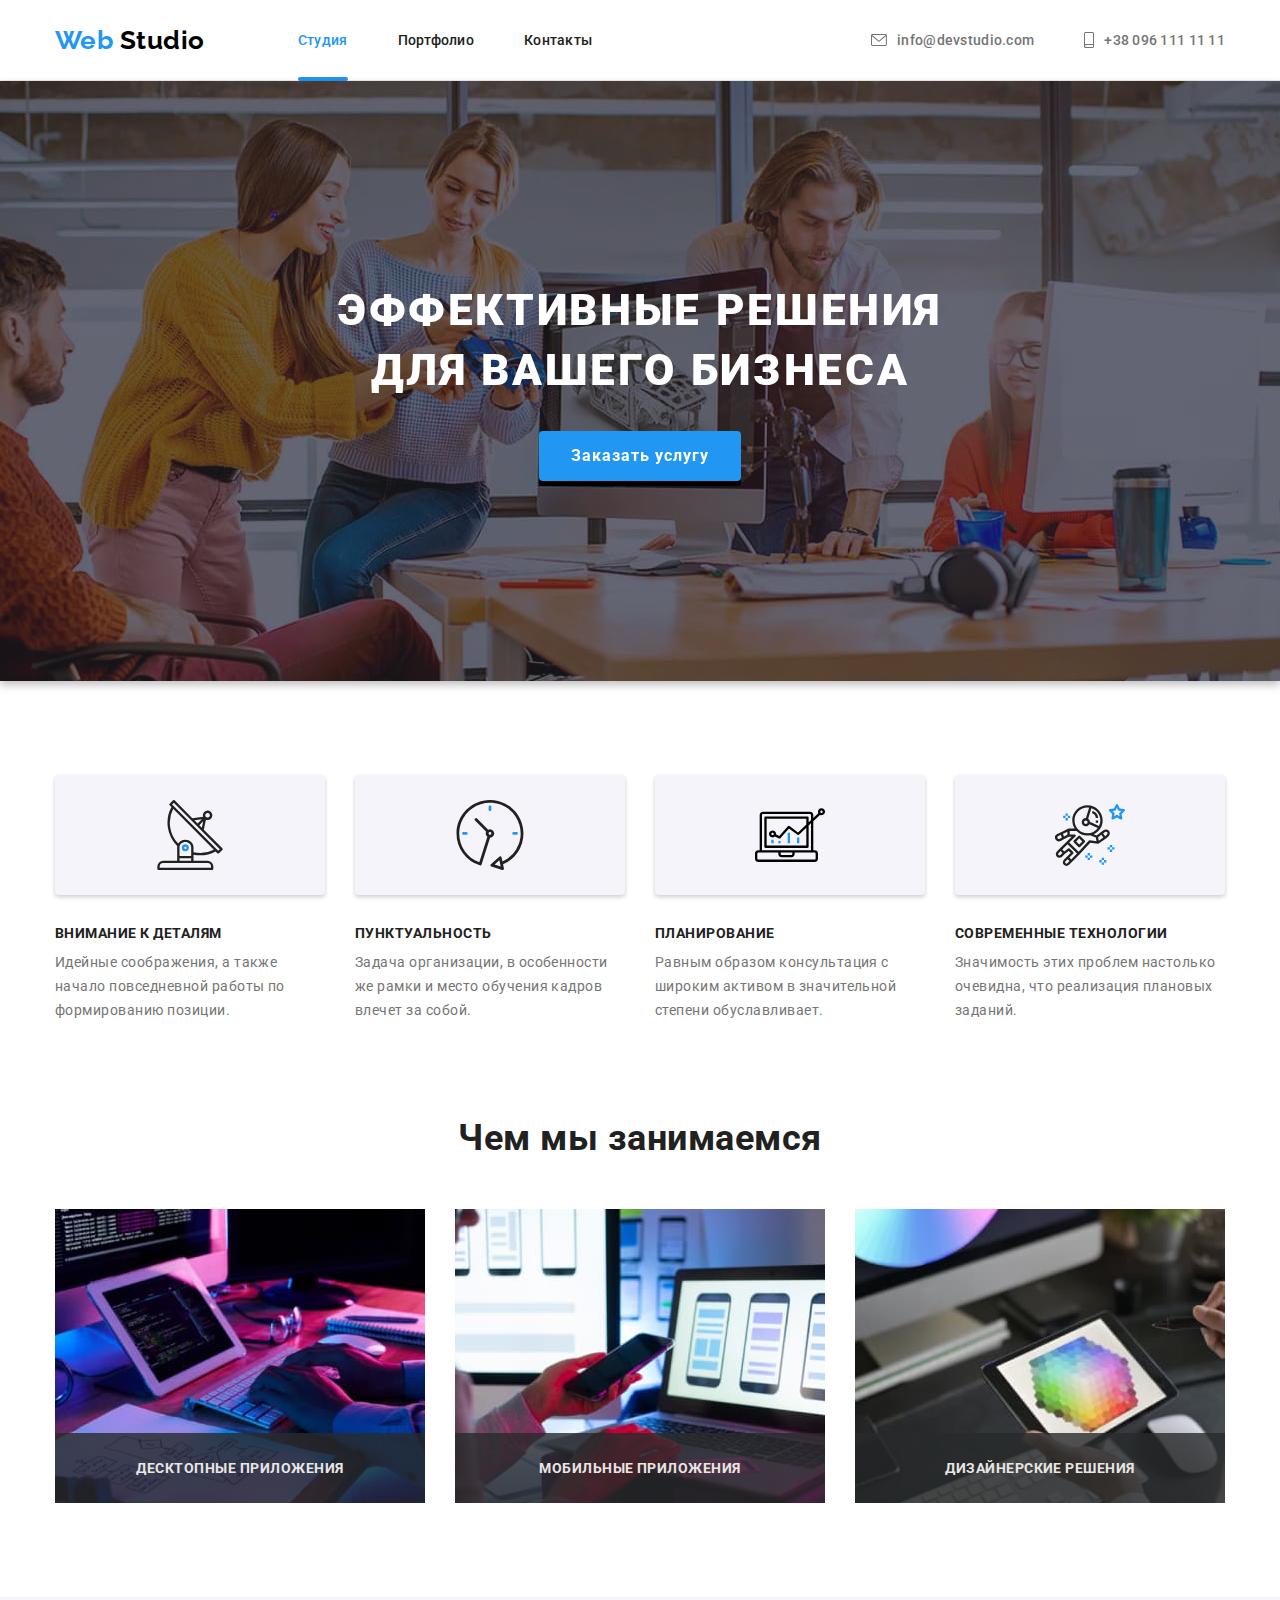
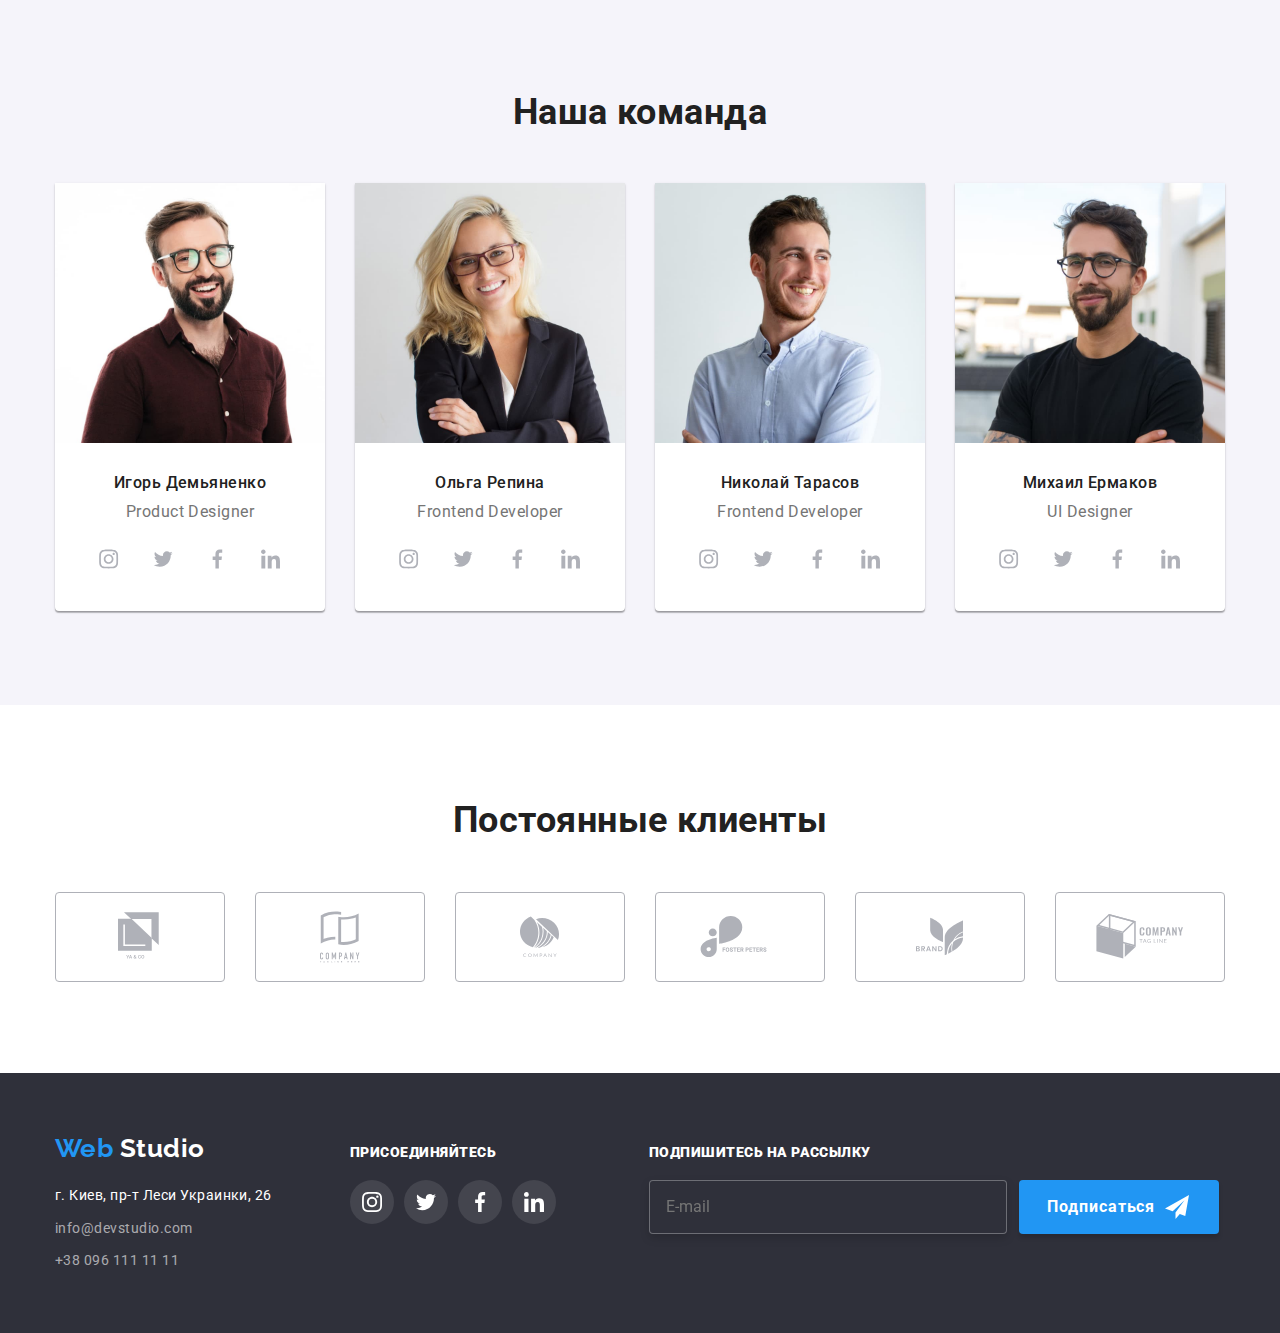
<file: index.html>
<!DOCTYPE html>
<html lang="ru">
	<head>
		<meta charset="UTF-8" />
		<meta name="viewport" content="width=device-width, initial-scale=1.0" />
		<meta http-equiv="X-UA-Compatible" content="ie=edge" />
		<title>Web Studio</title>
		<link
			href="https://fonts.googleapis.com/css2?family=Raleway:wght@700&family=Roboto:wght@400;500;700;900&display=swap"
			rel="stylesheet"
		/>
		<link rel="preconnect" href="https://fonts.gstatic.com" />
		<link rel="stylesheet" href="https://cdnjs.cloudflare.com/ajax/libs/animate.css/4.1.1/animate.min.css" />
		<!-- <link rel="stylesheet" href="./css/animate.css" /> -->
		<link rel="stylesheet" href="./css/normalize.css" />
		<link rel="stylesheet" href="./css/style.css" />
	</head>

	<body>
		<!---================== Header ==================--->
		<!---================== Header ==================--->
		<header class="header-section">
			<div class="container">
				<nav class="maine-nav">
					<a href="index.html" class="logo animate__lightSpeedInRight">
						<span class="logo-accent">Web</span>
						Studio
					</a>
					<!---==================Info ==================--->
					<ul class="site-nav list">
						<li>
							<a href="index.html" class="animate__lightSpeedInLeft link current">Студия</a>
						</li>
						<li>
							<a href="portfolio.html" class="animate__lightSpeedInLeft link">Портфолио</a>
						</li>
						<li>
							<a href="/" aria-label="Контакты" class="animate__lightSpeedInLeft link">Контакты</a>
						</li>
					</ul>

					<!---================== Contact ==================--->
					<ul class="address">
						<li class="address list">
							<a href="mailto:info@devstudio.com" target="_blank" rel="noopener noreferrer" class="link">
								<svg class="address-item-icon" width="16" height="12">
									<use href="./img/iconmoon/sprite.svg#icon-envelope-hover"></use>
								</svg>
								info@devstudio.com
							</a>
						</li>

						<li class="address list">
							<a href="tel:+380961111111" target="_blank" rel="noopener noreferrer" class="link">
								<svg class="address-item-icon" width="10" height="16">
									<use href="./img/iconmoon/sprite.svg#icon-smartphone"></use>
								</svg>
								+38 096 111 11 11
							</a>
						</li>
					</ul>
				</nav>
			</div>
		</header>

		<!---================== Blok Hero ==================--->
		<!---================== Order service ==================--->
		<main>
			<section class="hero-section">
				<div class="overlay hero-flexbox">
					<div class="container">
						<h1 class="hero-title">Эффективные решения для вашего бизнеса</h1>
						<!----====================BUTTON====================---->
						<button type="button" class="hero-button" data-modal-open>Заказать услугу</button>
					</div>
				</div>
			</section>

			<!---================== Features ==================--->
			<section class="section-advantages">
				<div class="container">
					<h2 class="visually-hidden">Наши преймущества</h2>
					<ul class="advantages-features list">
						<li class="advantages-info">
							<div class="advantages-icon-place">
								<svg class="advantages-icon">
									<use href="./img/iconmoon/sprite.svg#icon-antenna"></use>
								</svg>
								<!-- <img src="./img/features/antenna.svg" alt="satellite" /> -->
							</div>
							<div class="advantages-description">
								<h3>Внимание к деталям</h3>
								<p>Идейные соображения, а также начало повседневной работы по формированию позиции.</p>
							</div>
						</li>

						<li class="advantages-info">
							<div class="advantages-icon-place">
								<!-- <img src="./img/features/clock.svg" alt="clock" /> -->
								<svg class="advantages-icon">
									<use href="./img/iconmoon/sprite.svg#icon-clock"></use>
								</svg>
							</div>
							<div class="advantages-description">
								<h3>Пунктуальность</h3>
								<p>Задача организации, в особенности же рамки и место обучения кадров влечет за собой.</p>
							</div>
						</li>

						<li class="advantages-info">
							<div class="advantages-icon-place">
								<!-- <img src="./img/features/diagram.svg" alt="nootebook" /> -->
								<svg class="advantages-icon">
									<use href="./img/iconmoon/sprite.svg#icon-diagram"></use>
								</svg>
							</div>
							<div class="advantages-description">
								<h3>Планирование</h3>
								<p>Равным образом консультация с широким активом в значительной степени обуславливает.</p>
							</div>
						</li>

						<li class="advantages-info">
							<div class="advantages-icon-place">
								<!-- <img src="./img/features/astronaut.svg" alt="astronavt" /> -->
								<svg class="advantages-icon">
									<use href="./img/iconmoon/sprite.svg#icon-astronaut"></use>
								</svg>
							</div>
							<div class="advantages-description">
								<h3>Современные технологии</h3>
								<p>Значимость этих проблем настолько очевидна, что реализация плановых заданий.</p>
							</div>
						</li>
					</ul>
				</div>
			</section>

			<!---================== Duties ==================--->
			<section class="section-duties section">
				<div class="container">
					<h2 class="title-attachment">Чем мы занимаемся</h2>
					<ul class="duties-work list">
						<li class="duties-solutions">
							<img src="./img/What-we-are/desktop.jpg" alt="Десктоп" width="370" height="295" />
							<div class="duties-approach">
								<h3 class="duties-app">Десктопные приложения</h3>
							</div>
						</li>

						<li class="duties-solutions">
							<img src="./img/What-we-are/mobile.jpg" alt="Mобильные приложения" width="370" height="295" />
							<div class="duties-approach">
								<h3 class="duties-app">Мобильные приложения</h3>
							</div>
						</li>

						<li class="duties-solutions">
							<img src="./img/What-we-are/solutions.jpg" alt="Дизайнерские решения" width="370" height="295" />
							<div class="duties-approach">
								<h3 class="duties-app">Дизайнерские решения</h3>
							</div>
						</li>
					</ul>
				</div>
			</section>

			<!---================== Our team ==================--->
			<section class="section-our-team section">
				<div class="container">
					<h2 class="our-team-title">Наша команда</h2>
					<ul class="our-team-personal list">
						<li class="our-team-card">
							<img src="./img/our-team/igor.jpg" alt="Игорь Демьяненко" width="270" height="260" />
							<div class="team-member-information">
								<h3>Игорь Демьяненко</h3>
								<p lang="en">Product Designer</p>

								<ul class="our-team-social-link list">
									<li class="our-team-social-link-list">
										<a class="social-link-list-svg" href="" aria-label="Ссылка на instagram">
											<!-- <img src="./img/social-link/instagram.svg" alt="Ссылка на instagram" /> -->
											<svg class="our-team-social-link-icon" width="20px" height="20px">
												<use href="./img/iconmoon/sprite.svg#icon-instagram"></use>
											</svg>
										</a>
									</li>
									<li class="our-team-social-link-list">
										<a class="social-link-list-svg" href="" aria-label="Ссылка на Twitter">
											<!-- <img src="./img/social-link/twitter.svg" alt="Ссылка на Twitter" /> -->
											<svg class="our-team-social-link-icon" width="20px" height="20px">
												<use href="./img/iconmoon/sprite.svg#icon-twitter"></use>
											</svg>
										</a>
									</li>
									<li class="our-team-social-link-list">
										<a class="social-link-list-svg" href="" aria-label="Ссылка на Facebook">
											<!-- <img src="./img/social-link/facebook.svg" alt="Ссылка на Facebook" /> -->
											<svg class="our-team-social-link-icon" width="20px" height="20px">
												<use href="./img/iconmoon/sprite.svg#icon-facebook"></use>
											</svg>
										</a>
									</li>
									<li class="our-team-social-link-list">
										<a class="social-link-list-svg" href="" aria-label="Ссылка на LinkedIn">
											<!-- <img src="./img/social-link/linkedin.svg" alt="Ссылка на LinkedIn" /> -->
											<svg class="our-team-social-link-icon" width="20px" height="20px">
												<use href="./img/iconmoon/sprite.svg#icon-linkedin"></use>
											</svg>
										</a>
									</li>
								</ul>
							</div>
						</li>

						<li class="our-team-card">
							<img src="./img/our-team/olga.jpg" alt="Ольга Репина" width="270" height="260" />
							<div class="team-member-information">
								<h3>Ольга Репина</h3>
								<p lang="en">Frontend Developer</p>
								<ul class="our-team-social-link list">
									<li class="our-team-social-link-list">
										<a class="social-link-list-svg" href="" aria-label="Ссылка на instagram">
											<!-- <img src="./img/social-link/instagram.svg" alt="Ссылка на instagram" /> -->
											<svg class="our-team-social-link-icon" width="20px" height="20px">
												<use href="./img/iconmoon/sprite.svg#icon-instagram"></use>
											</svg>
										</a>
									</li>
									<li class="our-team-social-link-list">
										<a class="social-link-list-svg" href="" aria-label="Ссылка на Twitter">
											<!-- <img src="./img/social-link/twitter.svg" alt="Ссылка на Twitter" /> -->
											<svg class="our-team-social-link-icon" width="20px" height="20px">
												<use href="./img/iconmoon/sprite.svg#icon-twitter"></use>
											</svg>
										</a>
									</li>
									<li class="our-team-social-link-list">
										<a class="social-link-list-svg" href="" aria-label="Ссылка на Facebook">
											<!-- <img src="./img/social-link/facebook.svg" alt="Ссылка на Facebook" /> -->
											<svg class="our-team-social-link-icon" width="20px" height="20px">
												<use href="./img/iconmoon/sprite.svg#icon-facebook"></use>
											</svg>
										</a>
									</li>
									<li class="our-team-social-link-list">
										<a class="social-link-list-svg" href="" aria-label="Ссылка на LinkedIn">
											<!-- <img src="./img/social-link/linkedin.svg" alt="Ссылка на LinkedIn" /> -->
											<svg class="our-team-social-link-icon" width="20px" height="20px">
												<use href="./img/iconmoon/sprite.svg#icon-linkedin"></use>
											</svg>
										</a>
									</li>
								</ul>
							</div>
						</li>

						<li class="our-team-card">
							<img src="./img/our-team/nikolay.jpg" alt="Николай Тарасов" width="270" height="260" />
							<div class="team-member-information">
								<h3>Николай Тарасов</h3>
								<p lang="en">Frontend Developer</p>
								<ul class="our-team-social-link list">
									<li class="our-team-social-link-list">
										<a class="social-link-list-svg" href="" aria-label="Ссылка на instagram">
											<!-- <img src="./img/social-link/instagram.svg" alt="Ссылка на instagram" /> -->
											<svg class="our-team-social-link-icon" width="20px" height="20px">
												<use href="./img/iconmoon/sprite.svg#icon-instagram"></use>
											</svg>
										</a>
									</li>
									<li class="our-team-social-link-list">
										<a class="social-link-list-svg" href="" aria-label="Ссылка на Twitter">
											<!-- <img src="./img/social-link/twitter.svg" alt="Ссылка на Twitter" /> -->
											<svg class="our-team-social-link-icon" width="20px" height="20px">
												<use href="./img/iconmoon/sprite.svg#icon-twitter"></use>
											</svg>
										</a>
									</li>
									<li class="our-team-social-link-list">
										<a class="social-link-list-svg" href="" aria-label="Ссылка на Facebook">
											<!-- <img src="./img/social-link/facebook.svg" alt="Ссылка на Facebook" /> -->
											<svg class="our-team-social-link-icon" width="20px" height="20px">
												<use href="./img/iconmoon/sprite.svg#icon-facebook"></use>
											</svg>
										</a>
									</li>
									<li class="our-team-social-link-list">
										<a class="social-link-list-svg" href="" aria-label="Ссылка на LinkedIn">
											<!-- <img src="./img/social-link/linkedin.svg" alt="Ссылка на LinkedIn" /> -->
											<svg class="our-team-social-link-icon" width="20px" height="20px">
												<use href="./img/iconmoon/sprite.svg#icon-linkedin"></use>
											</svg>
										</a>
									</li>
								</ul>
							</div>
						</li>

						<li class="our-team-card">
							<img src="./img/our-team/mikhail.jpg" alt="Михаил Ермаков" width="270" height="260" />
							<div class="team-member-information">
								<h3>Михаил Ермаков</h3>
								<p lang="en">UI Designer</p>
								<ul class="our-team-social-link list">
									<li class="our-team-social-link-list">
										<a class="social-link-list-svg" href="" aria-label="Ссылка на instagram">
											<!-- <img src="./img/social-link/instagram.svg" alt="Ссылка на instagram" /> -->
											<svg class="our-team-social-link-icon" width="20px" height="20px">
												<use href="./img/iconmoon/sprite.svg#icon-instagram"></use>
											</svg>
										</a>
									</li>
									<li class="our-team-social-link-list">
										<a class="social-link-list-svg" href="" aria-label="Ссылка на Twitter">
											<!-- <img src="./img/social-link/twitter.svg" alt="Ссылка на Twitter" /> -->
											<svg class="our-team-social-link-icon" width="20px" height="20px">
												<use href="./img/iconmoon/sprite.svg#icon-twitter"></use>
											</svg>
										</a>
									</li>
									<li class="our-team-social-link-list">
										<a class="social-link-list-svg" href="" aria-label="Ссылка на Facebook">
											<!-- <img src="./img/social-link/facebook.svg" alt="Ссылка на Facebook" /> -->
											<svg class="our-team-social-link-icon" width="20px" height="20px">
												<use href="./img/iconmoon/sprite.svg#icon-facebook"></use>
											</svg>
										</a>
									</li>
									<li class="our-team-social-link-list">
										<a class="social-link-list-svg" href="" aria-label="Ссылка на LinkedIn">
											<!-- <img src="./img/social-link/linkedin.svg" alt="Ссылка на LinkedIn" /> -->
											<svg class="our-team-social-link-icon" width="20px" height="20px">
												<use href="./img/iconmoon/sprite.svg#icon-linkedin"></use>
											</svg>
										</a>
									</li>
								</ul>
							</div>
						</li>
					</ul>
				</div>
			</section>

			<!--============ Regular-customers =================-->
			<section class="regular-customers-section">
				<div class="container">
					<h2 class="regular-customers-section-title">Постоянные клиенты</h2>

					<ul class="regular-customers-blank list">
						<li>
							<a href="#" target="_blank" rel="noopener noreferrer">
								<svg class="regular-customers-blank-list-linked" width="45" height="50">
									<use href="./img/iconmoon/sprite.svg#icon-yaco"></use>
								</svg>
								<!-- <img src="./img/regular-customers/ya&co.svg" alt="" /> -->
							</a>
						</li>
						<li>
							<a href="#" target="_blank" rel="noopener noreferrer">
								<svg class="regular-customers-blank-list-linked" width="40" height="52">
									<use href="./img/iconmoon/sprite.svg#icon-tagline"></use>
								</svg>
								<!-- <img src="./img/regular-customers/tagline.svg" alt="" /> -->
							</a>
						</li>
						<li>
							<a href="#" target="_blank" rel="noopener noreferrer">
								<svg class="regular-customers-blank-list-linked" width="41" height="42">
									<use href="./img/iconmoon/sprite.svg#icon-company"></use>
								</svg>
								<!-- <img src="./img/regular-customers/company.svg" alt="" /> -->
							</a>
						</li>
						<li>
							<a href="#" target="_blank" rel="noopener noreferrer">
								<svg class="regular-customers-blank-list-linked" width="80" height="42">
									<use href="./img/iconmoon/sprite.svg#icon-forester-peters"></use>
								</svg>
								<!-- <img src="./img/regular-customers/forester-peters.svg" alt="" /> -->
							</a>
						</li>
						<li>
							<a href="#" target="_blank" rel="noopener noreferrer">
								<svg class="regular-customers-blank-list-linked" width="59" height="47">
									<use href="./img/iconmoon/sprite.svg#icon-brand"></use>
								</svg>
								<!-- <img src="./img/regular-customers/brand.svg" alt="" /> -->
							</a>
						</li>
						<li>
							<a href="#" target="_blank" rel="noopener noreferrer">
								<svg class="regular-customers-blank-list-linked" width="88" height="45">
									<use href="./img/iconmoon/sprite.svg#icon-lient-company"></use>
								</svg>
								<!-- <img src="./img/regular-customers/сlient-company.svg" alt="" /> -->
							</a>
						</li>
					</ul>
				</div>
			</section>
		</main>

		<!--================== Footer ===================-->
		<footer class="footer-section">
			<div class="container footer-information footer-flexbox">
				<div class="footer-contacts-block">
					<a href="index.html" class="footer-logo">
						<span class="footer-logo-accent">Web</span>
						Studio
					</a>

					<!---============ Address =============--->
					<address class="footer-adress">
						<p>г. Киев, пр-т Леси Украинки, 26</p>
					</address>

					<ul class="footer-contacts list">
						<li class="footer-contacts adress">
							<a href="mailto:info@devstudio.com" target="_blank" rel="noopener noreferrer" class="link">
								info@devstudio.com
							</a>
						</li>

						<li class="footer-contacts adress">
							<a href="tel:+380961111111" class="link">+38 096 111 11 11</a>
						</li>
					</ul>
				</div>
				<div class="footer-contacts-block join">
					<p class="call-to-action">
						<b>присоединяйтесь</b>
					</p>
					<ul class="footer-contacts-social-link list">
						<li class="footer-social-links-item">
							<a href="" class="link">
								<svg class="footer-social-links-item-icon" width="20" height="20">
									<use href="./img/iconmoon/sprite.svg#icon-footer-instagram"></use>
								</svg>
							</a>
						</li>
						<li class="footer-social-links-item">
							<a href="" class="link">
								<svg class="footer-social-links-item-icon" width="20" height="20">
									<use href="./img/iconmoon/sprite.svg#icon-footer-twitter"></use>
								</svg>
							</a>
						</li>
						<li class="footer-social-links-item">
							<a href="" class="link">
								<svg class="footer-social-links-item-icon" width="20" height="20">
									<use href="./img/iconmoon/sprite.svg#icon-footer-facebook"></use>
								</svg>
							</a>
						</li>
						<li class="footer-social-links-item">
							<a href="" class="link">
								<svg class="footer-social-links-item-icon" width="20" height="20">
									<use href="./img/iconmoon/sprite.svg#icon-footer-linkedin"></use>
								</svg>
							</a>
						</li>
					</ul>
				</div>
				<div>
					<!--========================== FORM ==========================-->
					<!--==========================Footer FORM ==========================-->

					<div class="footer-information form">
						<label class="call-to-action" for="footer-input-size">
							<b>подпишитесь на рассылку</b>
						</label>

						<form class="js-speaker-form" action="#" autocomplete="off">
							<input
								class="footer-input-size"
								type="email"
								name="mail"
								id="footer-input-size"
								placeholder="E-mail"
								required
								oninvalid="this.setCustomValidity('You will not pass!!!')"
								oniput="this.setCustomValidity('You will not pass!!!')"
							/>
							<button class="footer-button" type="submit">
								Подписаться
								<svg class="footer-icon-submit" width="24" height="24">
									<use href="./img/iconmoon/sprite.svg#icon-icon-send"></use>
								</svg>
							</button>
						</form>
					</div>
				</div>
			</div>
		</footer>

		<!--================== MODAL-backdrop ==================-->
		<div class="modal-backdrop is-hidden" data-modal>
			<div class="modal">
				<h2 class="form-title-info">Оставьте свои данные, мы вам перезвоним</h2>
				<form class="modal-form" action="#" autocomplete="off">
					<button class="close-button" data-modal-close>
						<svg class="close-button-icon">
							<use href="./img/iconmoon/sprite.svg#icon-close-black-18dp-2-1"></use>
						</svg>
					</button>

					<!--====================== FORM-fielde ======================-->

					<label class="modal-form-field" for="name">
						<span class="modal-form-info">Имя</span>
						<div class="form-fielde-item">
							<input
								class="modal-form-input"
								type="text"
								name="user-name"
								id="name"
								autofocus
								required
								oninvalid="this.setCustomValidity('You will not pass!!!')"
								oniput="this.setCustomValidity('You will not pass!!!')"
							/>
							<svg class="modal-form-icon">
								<use href="./img/iconmoon/sprite.svg#icon-person-black"></use>
							</svg>
						</div>
					</label>

					<label class="modal-form-field" for="tel">
						<span class="modal-form-info">Телефон</span>
						<div class="form-fielde-item">
							<input
								class="modal-form-input"
								type="tel"
								name="user-tel"
								id="tel"
								required
								oninvalid="this.setCustomValidity('You will not pass!!!')"
								oniput="this.setCustomValidity('You will not pass!!!')"
							/>
							<svg class="modal-form-icon">
								<use href="./img/iconmoon/sprite.svg#icon-phone-black"></use>
							</svg>
						</div>
					</label>

					<label class="modal-form-field" for="mail">
						<span class="modal-form-info">Mail</span>
						<div class="form-fielde-item">
							<input
								class="modal-form-input"
								type="email"
								name="user-mail"
								id="mail"
								required
								oninvalid="this.setCustomValidity('You will not pass!!!')"
								oniput="this.setCustomValidity('You will not pass!!!')"
							/>
							<svg class="modal-form-icon">
								<use href="./img/iconmoon/sprite.svg#icon-email-black"></use>
							</svg>
						</div>
					</label>

					<label class="modal-form-field comment-item">
						<span class="modal-form-info">Коментарий</span>
						<textarea class="modal-form-area comment-field" name="user-message" placeholder="Введите текст"></textarea>
					</label>

					<!-- =================CHECKBOX================= -->
					<div class="agreement-block">
						<label class="agreement-field">
							<input
								class="checkbox"
								type="checkbox"
								name="checkbox"
								required
								oninvalid="this.setCustomValidity('You will not pass!!! fa**ing cocoroach')"
								oniput="this.setCustomValidity('You will not pass!!! fa**ing cocoroach')"
							/>
							<span class="icon-checkbox"></span>

							Соглашаюсь с рассылкой и принимаю
							<a href="#" class="agreement-link link">Условия договора</a>
						</label>
					</div>
					<button type="submit" class="modal-form-btn">Отправить</button>
				</form>
			</div>
		</div>

		<!--==============================JAVA script section ==============================-->
		<script src="./js/modal.js"></script>
		<script>
			;(() => {
				document.querySelector(".js-speaker-form").addEventListener("submit", e => {
					e.preventDefault()

					new FormData(e.currentTarget).forEach((value, name) => console.log(`${name}: ${value}`))

					e.currentTarget.reset()
				})
			})()
		</script>
	</body>
</html>
</file>
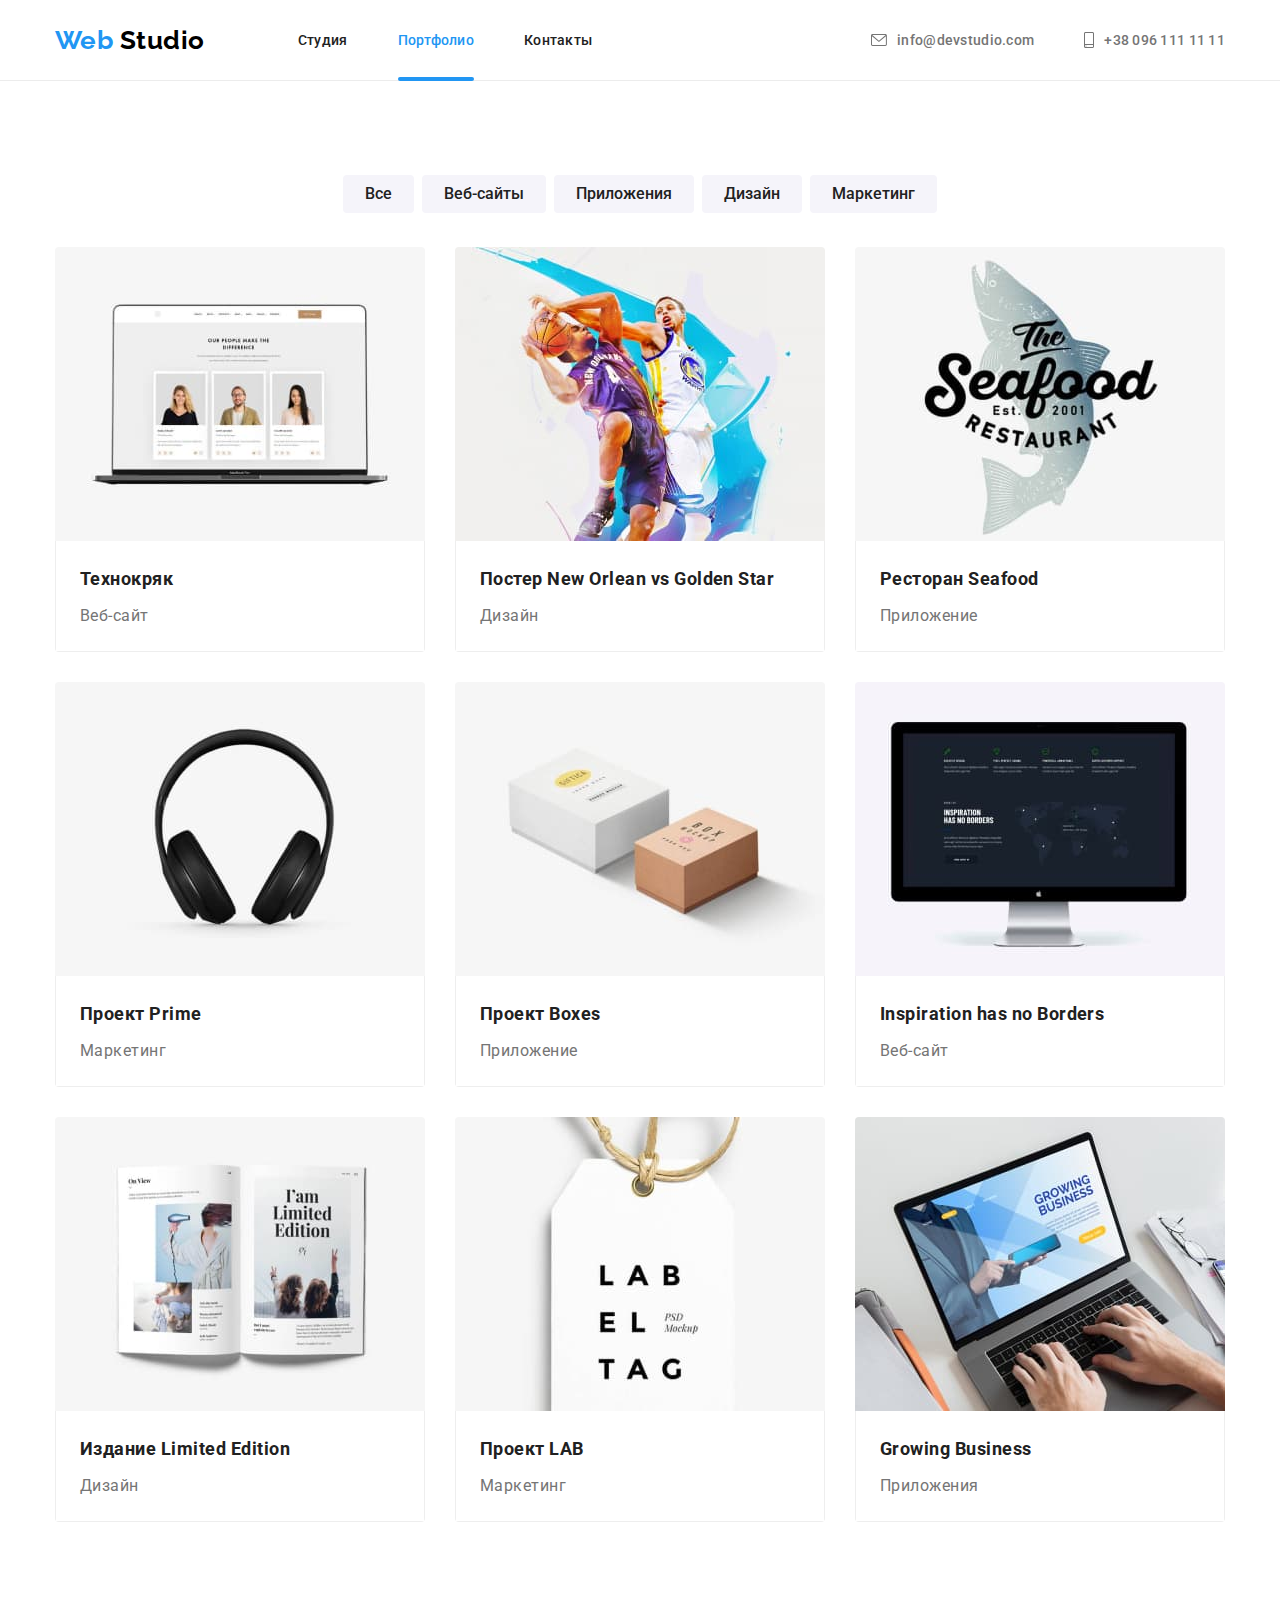
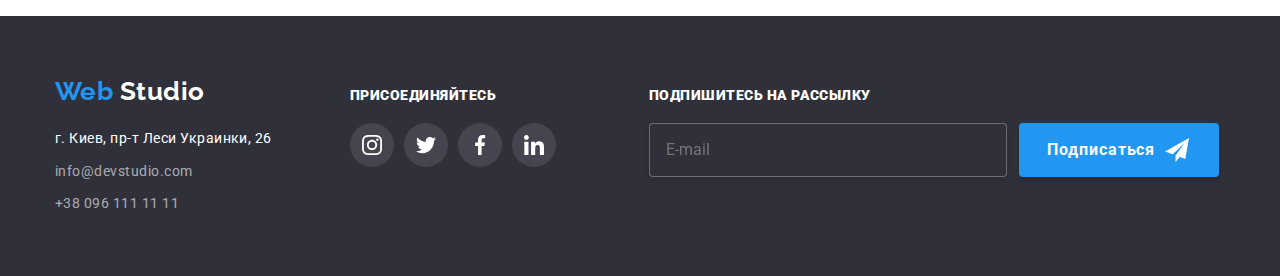
<file: portfolio.html>
<!DOCTYPE html>
<html lang="ru">
	<head>
		<meta charset="UTF-8" />
		<meta name="viewport" content="width=device-width, initial-scale=1.0" />
		<meta http-equiv="X-UA-Compatible" content="ie=edge" />
		<title>Web Studio</title>
		<link
			href="https://fonts.googleapis.com/css2?family=Raleway:wght@700&family=Roboto:wght@400;500;700;900&display=swap"
			rel="stylesheet"
		/>
		<link rel="preconnect" href="https://fonts.gstatic.com" />
		<link rel="stylesheet" href="https://cdnjs.cloudflare.com/ajax/libs/animate.css/4.1.1/animate.min.css" />
		<!-- <link rel="stylesheet" href="./css/animate.css" /> -->
		<link rel="stylesheet" href="./css/normalize.css" />
		<link rel="stylesheet" href="./css/style.css" />
	</head>
	<body>
		<!---================== Header ==================--->
		<header class="header-section">
			<div class="container">
				<nav class="maine-nav">
					<a href="index.html" class="logo animate__lightSpeedInRight">
						<span class="logo-accent">Web</span>
						Studio
					</a>
					<!---==================Info ==================--->
					<ul class="site-nav list">
						<li>
							<a href="index.html" class="animate__lightSpeedInLeft link">Студия</a>
						</li>
						<li>
							<a href="portfolio.html" class="animate__lightSpeedInLeft link current">Портфолио</a>
						</li>
						<li>
							<a href="/" aria-label="Контакты" class="animate__lightSpeedInLeft link">Контакты</a>
						</li>
					</ul>

					<!---================== Contact ==================--->
					<ul class="address">
						<li class="address list">
							<a href="mailto:info@devstudio.com" target="_blank" rel="noopener noreferrer" class="link">
								<svg class="address-item-icon" width="16" height="12">
									<use href="./img/iconmoon/sprite.svg#icon-envelope-hover"></use>
								</svg>
								info@devstudio.com
							</a>
						</li>

						<li class="address list">
							<a href="tel:+380961111111" target="_blank" rel="noopener noreferrer" class="link">
								<svg class="address-item-icon" width="10" height="16">
									<use href="./img/iconmoon/sprite.svg#icon-smartphone"></use>
								</svg>
								+38 096 111 11 11
							</a>
						</li>
					</ul>
				</nav>
			</div>
		</header>

		<!--===================Saite nav===================-->
		<main>
			<section class="portfolio section">
				<div class="container">
					<h1 class="visually-hidden">Портфолио</h1>
					<ul class="portfolio-filter list">
						<li><button type="button" class="portfolio-button">Все</button></li>
						<li><button type="button" class="portfolio-button">Веб-сайты</button></li>
						<li><button type="button" class="portfolio-button">Приложения</button></li>
						<li><button type="button" class="portfolio-button">Дизайн</button></li>
						<li><button type="button" class="portfolio-button">Маркетинг</button></li>
					</ul>

					<!----project hero---->
					<ul class="portfolio-projects list">
						<li class="portfolio-card">
							<a class="portfolio-card-link link" href="#" target="_blank" rel="noopener noreferrer">
								<div class="overlay-box">
									<img src="./img/portfolio/notebook.jpg" alt="notebook" width="370" height="294" class="link" />
									<div class="overlay-project-information">
										<p class="overlay-project-information-text">
											Технокряк это современная площадка распространения коронавируса. Компании используют эту платформу
											для цифрового шпионажа и атак на защищённые сервера конкурентов.
										</p>
									</div>
								</div>
								<div class="portfolio-project-information">
									<h2>Технокряк</h2>
									<p>Веб-сайт</p>
								</div>
							</a>
						</li>
						<li class="portfolio-card">
							<a class="portfolio-card-link link" href="#" target="_blank" rel="noopener noreferrer">
								<div class="overlay-box">
									<img src="./img/portfolio/poster.jpg" alt="poster" width="370" class="link" />
									<div class="overlay-project-information">
										<p class="overlay-project-information-text">
											Технокряк это современная площадка распространения коронавируса. Компании используют эту платформу
											для цифрового шпионажа и атак на защищённые сервера конкурентов.
										</p>
									</div>
								</div>
								<div class="portfolio-project-information">
									<h2>
										Постер
										<span lang="en">New Orlean vs Golden Star</span>
									</h2>
									<p>Дизайн</p>
								</div>
							</a>
						</li>
						<li class="portfolio-card">
							<a class="portfolio-card-link link" href="#" target="_blank" rel="noopener noreferrer">
								<div class="overlay-box">
									<img src="./img/portfolio/seafood.jpg" alt="seafood" width="370" class="link" />
									<div class="overlay-project-information">
										<p class="overlay-project-information-text">
											Технокряк это современная площадка распространения коронавируса. Компании используют эту платформу
											для цифрового шпионажа и атак на защищённые сервера конкурентов.
										</p>
									</div>
								</div>
								<div class="portfolio-project-information">
									<h2>
										Ресторан
										<span lang="en">Seafood</span>
									</h2>
									<p>Приложение</p>
								</div>
							</a>
						</li>
						<li class="portfolio-card">
							<a class="portfolio-card-link link" href="#" target="_blank" rel="noopener noreferrer">
								<div class="overlay-box">
									<img src="./img/portfolio/prime.jpg" alt="prime" width="370" class="link" />
									<div class="overlay-project-information">
										<p class="overlay-project-information-text">
											Технокряк это современная площадка распространения коронавируса. Компании используют эту платформу
											для цифрового шпионажа и атак на защищённые сервера конкурентов.
										</p>
									</div>
								</div>
								<div class="portfolio-project-information">
									<h2>
										Проект
										<span lang="en">Prime</span>
									</h2>
									<p>Маркетинг</p>
								</div>
							</a>
						</li>
						<li class="portfolio-card">
							<a class="portfolio-card-link link" href="#" target="_blank" rel="noopener noreferrer">
								<div class="overlay-box">
									<img src="./img/portfolio/boxes.jpg" alt="boxes" width="370" class="link" />
									<div class="overlay-project-information">
										<p class="overlay-project-information-text">
											Технокряк это современная площадка распространения коронавируса. Компании используют эту платформу
											для цифрового шпионажа и атак на защищённые сервера конкурентов.
										</p>
									</div>
								</div>
								<div class="portfolio-project-information">
									<h2>
										Проект
										<span lang="en">Boxes</span>
									</h2>
									<p>Приложение</p>
								</div>
							</a>
						</li>
						<li class="portfolio-card">
							<a class="portfolio-card-link link" href="#" target="_blank" rel="noopener noreferrer">
								<div class="overlay-box">
									<img src="./img/portfolio/solutions.jpg" alt="solutions" width="370" class="link" />
									<div class="overlay-project-information">
										<p class="overlay-project-information-text">
											Технокряк это современная площадка распространения коронавируса. Компании используют эту платформу
											для цифрового шпионажа и атак на защищённые сервера конкурентов.
										</p>
									</div>
								</div>
								<div class="portfolio-project-information">
									<h2><span lang="en">Inspiration has no Borders</span></h2>
									<p>Веб-сайт</p>
								</div>
							</a>
						</li>
						<li class="portfolio-card">
							<a class="portfolio-card-link link" href="#" target="_blank" rel="noopener noreferrer">
								<div class="overlay-box">
									<img src="./img/portfolio/limited.jpg" alt="limited-edition" width="370" class="link" />
									<div class="overlay-project-information">
										<p class="overlay-project-information-text">
											Технокряк это современная площадка распространения коронавируса. Компании используют эту платформу
											для цифрового шпионажа и атак на защищённые сервера конкурентов.
										</p>
									</div>
								</div>
								<div class="portfolio-project-information">
									<h2>
										Издание
										<span lang="en">Limited Edition</span>
									</h2>
									<p>Дизайн</p>
								</div>
							</a>
						</li>
						<li class="portfolio-card">
							<a class="portfolio-card-link link" href="#" target="_blank" rel="noopener noreferrer">
								<div class="overlay-box">
									<img src="./img/portfolio/lab.jpg" alt="project-lab" width="370" class="link" />
									<div class="overlay-project-information">
										<p class="overlay-project-information-text">
											Технокряк это современная площадка распространения коронавируса. Компании используют эту платформу
											для цифрового шпионажа и атак на защищённые сервера конкурентов.
										</p>
									</div>
								</div>
								<div class="portfolio-project-information">
									<h2>
										Проект
										<span lang="en">LAB</span>
									</h2>
									<p>Маркетинг</p>
								</div>
							</a>
						</li>
						<li class="portfolio-card">
							<a class="portfolio-card-link link" href="#" target="_blank" rel="noopener noreferrer">
								<div class="overlay-box">
									<img src="./img/portfolio/growing.jpg" alt="g0rowing-business" width="370" class="link" />
									<div class="overlay-project-information">
										<p class="overlay-project-information-text">
											Технокряк это современная площадка распространения коронавируса. Компании используют эту платформу
											для цифрового шпионажа и атак на защищённые сервера конкурентов.
										</p>
									</div>
								</div>
								<div class="portfolio-project-information">
									<h2>
										<span lang="en">Growing Business</span>
									</h2>
									<p>Приложения</p>
								</div>
							</a>
						</li>
					</ul>
				</div>
			</section>
		</main>

			<!--================== Footer ===================-->
		<footer class="footer-section">
			<div class="container footer-information footer-flexbox">
				<div class="footer-contacts-block">
					<a href="index.html" class="footer-logo">
						<span class="footer-logo-accent">Web</span>
						Studio
					</a>

					<!---============ Address =============--->
					<address class="footer-adress">
						<p>г. Киев, пр-т Леси Украинки, 26</p>
					</address>

					<ul class="footer-contacts list">
						<li class="footer-contacts adress">
							<a href="mailto:info@devstudio.com" target="_blank" rel="noopener noreferrer" class="link">
								info@devstudio.com
							</a>
						</li>

						<li class="footer-contacts adress">
							<a href="tel:+380961111111" class="link">+38 096 111 11 11</a>
						</li>
					</ul>
				</div>
				<div class="footer-contacts-block join">
					<p class="call-to-action">
						<b>присоединяйтесь</b>
					</p>
					<ul class="footer-contacts-social-link list">
						<li class="footer-social-links-item">
							<a href="" class="link">
								<svg class="footer-social-links-item-icon" width="20" height="20">
									<use href="./img/iconmoon/sprite.svg#icon-footer-instagram"></use>
								</svg>
							</a>
						</li>
						<li class="footer-social-links-item">
							<a href="" class="link">
								<svg class="footer-social-links-item-icon" width="20" height="20">
									<use href="./img/iconmoon/sprite.svg#icon-footer-twitter"></use>
								</svg>
							</a>
						</li>
						<li class="footer-social-links-item">
							<a href="" class="link">
								<svg class="footer-social-links-item-icon" width="20" height="20">
									<use href="./img/iconmoon/sprite.svg#icon-footer-facebook"></use>
								</svg>
							</a>
						</li>
						<li class="footer-social-links-item">
							<a href="" class="link">
								<svg class="footer-social-links-item-icon" width="20" height="20">
									<use href="./img/iconmoon/sprite.svg#icon-footer-linkedin"></use>
								</svg>
							</a>
						</li>
					</ul>
				</div>
				<div>
				<!--========================== FORM ==========================-->
				<!--==========================Footer FORM ==========================-->

				<div class="footer-information form">
					<label class="call-to-action" for="footer-input-size">
						<b>подпишитесь на рассылку</b>
					</label>

					<form class="js-speaker-form" action="#" autocomplete="off">
						<input
							class="footer-input-size"
							type="email"
							name="mail"
							id="footer-input-size"
							placeholder="E-mail"
							required
							oninvalid="this.setCustomValidity('You will not pass!!! сначала заполни форму')"
							oniput="this.setCustomValidity('You will not pass!!! сначала заполни форму')"
						/>
						<button class="footer-button" type="submit">
							Подписаться
							<svg class="footer-icon-submit" width="24" height="24">
								<use href="./img/iconmoon/sprite.svg#icon-icon-send"></use>
							</svg>
						</button>
					</form>
				</div>
			</div>
		</footer>

		<script src="./js/modal.js"></script>
	</body>
</html>
</file>
<file: css/style.css>
/* цвет основного текста #757575 */
/* вторичный цвет текста rgba(117, 117, 117, 1) */
/* цвет текста для футер-адрес rgba(255, 255, 255, 0.6 */
/* цвет фона футер #2F303A */
/* цвет фона вторичный #F5F4FA */
/* белый #FFFFFF */
/* черный #000000 */
/* jbsfHzdCypFgKQ8 */

:root {
	--card-shadow: 0px 2px 1px -1px rgba(0, 0, 0, 0.2),
    0px 1px 1px 0px rgba(0, 0, 0, 0.14), 0px 1px 3px 0px rgba(0, 0, 0, 0.12);
	
	--bg-color-overlay: #C4C4C4;
	--primary-title-color: #212121;
	--primary-text-color: rgba(117, 117, 117, 1);
	--primary-white-color: #ffffff;
	--primary-black-color: #000000;
	--secondary-bg-color: #f5f4fa;
	--footer-bg-color: #2f303a;
	--accent-color: #2196f3;
	--primary-icons-color: #afb1b8;
	--bg-overlay: rgba(47, 48, 58, 0.4);
	--portfolio-card-shadow: 0px 1px 1px rgba(0, 0, 0, 0.12), 0px 4px 4px rgba(0, 0, 0, 0.06), 1px 4px 6px rgba(0, 0, 0, 0.16);
	--transorm-color: color 250ms cubic-bezier(0.4, 0, 0.2, 1);
	--transition-button-color:  color 250ms cubic-bezier(0.4, 0, 0.2, 1), background-color 250ms cubic-bezier(0.4, 0, 0.2, 1), box-shadow 250ms cubic-bezier(0.4, 0, 0.2, 1);
	/* 
	   RB4vGKR9mpfhzQS#
	   32S8547r 
	*/
}


/* =====================Global css properties===================== */
html {
	box-sizing: border-box;
}

*,
*::before,
*::after {
	box-sizing: inherit;
}

*:focus {
	outline-color: var(--accent-color);
	outline-offset: 2px;
	outline-style: solid;
}

/* =====================body===================== */
body {
	font-family: "Roboto", sans-serif;
	letter-spacing: 0.03em;
	scroll-behavior: smooth;
	color: var(--primary-title-color);
	background-color: var(--primary-white-color);
}

/* =====================Rules for reseting properties===================== */
.link {
	text-decoration: none;
}

.list {
	margin: 0;
	padding: 0;
	list-style: none;
}

.section {
	padding-top: 94px;
	padding-bottom: 94px;
}


/* =====================Container===================== */
.container {
	width: 1200px;
	padding-right: 15px;
	padding-left: 15px;
	margin-right: auto;
	margin-left: auto;
	/* outline: 2px solid green; */
}

/* =====================Logo Web===================== */
.logo {
	font-family: Raleway;
	font-style: normal;
	font-weight: 700;
	font-size: 26px;
	line-height: 1.192;
	margin-right: 93px;
	/* outline: 1px solid green; */

	/* identical to box height */
	text-decoration: none;
	color: var(--primary-black-color);
	/* shadow btn */
	animation-duration: 1000ms;
	animation-iteration-count: 1;
	transition: text-shadow 250ms cubic-bezier(0.4, 0, 0.2, 1)
}

.logo:hover {
	text-shadow: 0px 4px 4px rgba(0, 0, 0, 0.25);
}

.logo-accent {
	color: var(--accent-color);
}

/* =====================Navigation site===================== */

.header-section {
	border-bottom: 1px solid #ececec;
}

.header-section {
		/* position: fixed;
		width: 100%;
		background-color: rgba(226, 226, 226, 0.5);
		z-index: 1; */
}
/* =====================Nav-Header===================== */
.maine-nav {
	display: flex;
	align-items: center;
}

.maine-nav a {
	margin-bottom: 0;
}

.site-nav .link {
	display: block;
	padding-top: 32px;
 	padding-bottom: 32px;
	
	font-weight: 500;
	font-size: 14px;
	line-height: 1.142;
	letter-spacing: 0.02em;

	color: var(--primary-title-color);
	transition: var(--transorm-color);
	animation-duration: 1000ms;
	animation-iteration-count: 1;
}

.site-nav {
	display: flex;
	
}

.site-nav .current {
	position: relative;
	color: var(--accent-color);
}

.site-nav .current::after {
	content: " ";
	position: absolute;
	bottom: -1px;
	left: 0;
	width: 100%;
	height: 4px;
	border-radius: 2px;

	background-color: var(--accent-color);
	
}

.site-nav li:not(:last-child) {
	margin-right: 50px;
}

.site-nav .link:hover,
.site-nav .link:focus {
	color: var(--accent-color);
	cursor: pointer;
}


/* =====================Adress site=====================  */
.address {
	display: flex;
	margin-left: auto;
	margin-top: 0;
	margin-bottom: 0;
	padding-left: 0;
}

.address a {
	display: flex;
	align-items: center;
	justify-content: flex-end;
	padding-top: 32px;
	padding-bottom: 32px;

	font-family: Roboto;
	font-style: normal;
	font-weight: 500;
	font-size: 14px;
	line-height: 1.142;
	letter-spacing: 0.02em;
	/* outline: 1px solid rgb(74, 165, 0); */
	
	color: var(--primary-text-color);
	transition: var(--transorm-color);
}

.address-item-icon {
	fill: currentColor;
	margin-right: 10px;
}


.address li:not(:last-child) {
	margin-right: 50px;
}

.address .link:hover,
.address .link:focus {
	color: var(--accent-color);
	cursor: pointer;	
}

/* ===================Hero-section=================== */

.hero-section {
	text-align: center;
}
.hero-section img {
	display: block;
}

.overlay {
	max-width: 1600px;
	height: 600px;
	margin-left: auto;
	margin-right: auto;
	background-color: var(--bg-color-overlay);
	background-image: linear-gradient(
	to right,
	var(--bg-overlay),
	var(--bg-overlay)),
	url("../img/img-overlay/head-img.jpg");
	background-repeat: no-repeat;
	background-position: center;
	background-size: cover;
	filter: drop-shadow(0px 4px 4px rgba(0, 0, 0, 0.25));
}

.hero-flexbox {
	display: flex;
	align-items: center;
}

.hero-title {	
	margin-right: auto;
	margin-left: auto;
	margin-top: 0;
	margin-bottom: 30px;
	max-width: 696px;


	font-family: Roboto;
	font-style: normal;
	font-weight: 900;
	font-size: 44px;
	line-height: 1.363;

	/* or 136% */
	letter-spacing: 0.06em;
	text-transform: uppercase;

	/* text-shadow: 0px 4px 4px rgba(0, 0, 0, 0.25); */

	color: var(--primary-white-color);
}

/* ====================Hero-button==================== */
.hero-button {
	display: inline-block;
	position: relative;
	font-family: Roboto;
	font-style: normal;
	font-weight: 700;
	font-size: 16px;
	line-height: 1.875;
	top: 0;
	/* identical to box height, or 187% */
	letter-spacing: 0.06em;

	border: transparent;
	transition: var(--transition-button-color);
	cursor: pointer;

	color: var(--primary-white-color);
}

.hero-button {
	padding-top: 10px;
	padding-right: 32px;
	padding-bottom: 10px;
	padding-left: 32px;

	box-shadow: 0px 5px 0px black;
	border-radius: 4px;
	background: var(--accent-color);

	min-width: 200px;
	min-height: 50px;

	transition-property: background-color, top, box-shadow;
  	transition-duration: 250ms;

}

.hero-button:hover,
.hero-button:focus {
	background-color: var(--primary-white-color);
	color: var(--accent-color);
	top: 2px;
	box-shadow: 0px 3px 0px black;
}

/* ====================visually-hidden==================== */
.visually-hidden {
	position: absolute !important;
	clip: rect(1px 1px 1px 1px);
	/* IE6, IE7 */
	clip: rect(1px, 1px, 1px, 1px);
	padding: 0 !important;
	border: 0 !important;
	height: 1px !important;
	width: 1px !important;
	overflow: hidden;
}


/* ==================================Features==================== */
/* ==================================Advantages-features==================== */

.section-advantages {
	padding-top: 94px;
}

.advantages-features {
	display: flex;
	flex-wrap: wrap;
}

.advantages-info {
	margin-right: 30px;
	
}

.advantages-info {
	width: calc((100% - 30px * 3) / 4);
}

.advantages-icon {
	width: 70px;
	height: 70px;
}

.advantages-icon-place {
	display: flex;
	align-items: center;
	justify-content: center;
	border-radius: 4px;

	width: 270px;
	height: 120px;
	
	background-color: var(--secondary-bg-color);
	filter: drop-shadow(0px 2px 2px rgba(0, 0, 0, 0.20));
}

.advantages-description {
	margin-top: 30px;
}

.advantages-info h3 {
	margin-top: 0;
	margin-bottom: 10px;
	font-family: Roboto;
	font-style: normal;
	font-weight: 700;
	font-size: 14px;
	line-height: 1.142;
	text-transform: uppercase;

	color: var(--primary-title-color);
}
.advantages-info p {
	margin-top: 0;
	margin-bottom: 0;

	font-weight: 400;
	font-size: 14px;
	line-height: 1.714;

	/* or 171% */

	color: var(--primary-text-color);
}
.advantages-info:nth-child(4n) {
	margin-right: 0;
}

/* ===============Duties link==============  */
.duties .title-attachment {

	margin-top: 0;
	margin-bottom: 50px;
	font-weight: 700;
	font-size: 36px;
	line-height: 1.167;
	text-align: center;

	color: var(--primary-title-color);

}

.title-attachment {
	margin-top: 0;
	margin-bottom: 50px;

	font-weight: 700;
	font-size: 36px;
	line-height: 1.167;
	text-align: center;
	

	color: var(--primary-title-color);

}

.duties-work {
	display: flex;
	flex-wrap: wrap;
}

.duties-solutions img {
	display: block;
	max-width: 100%;
	height: auto;
}

.duties-solutions {
	margin-right: 30px;
}

.duties-solutions:nth-child(3n) {
	margin-right: 0;
}
.duties-solutions:nth-last-child(-n + 3) {
	margin-bottom: 0;	
}

.duties-solutions {
	position: relative;
}

.duties-app {
	margin: 0;
	font-style: normal;
	font-weight: 700;
	font-size: 14px;
	line-height: 1.143;
	text-align: center;
	text-transform: uppercase;
	color: rgb(232, 230, 227);
}

.duties-approach {
	position: absolute;
	bottom: 0;
	left: 0;
	right: 0;
	margin: 0;
	padding-top: 27px;
	padding-bottom: 27px;
	width: 100%;
	height: 70px;
	display: flex;
	justify-content: center;
	align-items: center;
	background-color: rgba(40, 43, 44, 0.8);
}

/* ===================Our team==================== */
.section-our-team {
	background: var(--secondary-bg-color);
}


.team-member-information {
	padding-top: 30px;
	padding-bottom: 30px;
}

.our-team-personal {
	display: flex;
	flex-wrap: wrap;
}
/* ===================Our team card==================== */
.our-team-card:not(:nth-child(4n)) {
	margin-right: 30px;
}
.our-team-card {
	width: calc((100% - 30px * 3) / 4);
	border-radius: 0px 0px 4px 4px;;
	background: var(--primary-white-color);
	box-shadow: 0px 1px 3px rgba(0, 0, 0, 0.12), 0px 1px 1px rgba(0, 0, 0, 0.14), 0px 2px 1px rgba(0, 0, 0, 0.2);
}

.our-team-card h3 {
	font-family: Roboto;													
	font-style: 400;
	font-weight: 500;
	font-size: 16px;
	line-height: 1.187;

	/* identical to box height */
	text-align: center;

	color: var(--primary-title-color);
}

.our-team-card h3 {
	margin-top: 0;
	margin-bottom: 10px;
}

.our-team-card img {
	display: block;
}

.our-team-card p {
	font-weight: 400;
	font-size: 16px;
	line-height: 1.187;

	/* identical to box height */
	text-align: center;

	color: var(--primary-text-color);
}

.our-team-card p {
	margin-top: 0;
	margin-bottom: 16px;
}

/* ==============Our-team-title============== */
.our-team-title {
	margin-top: 0;
	margin-bottom: 50px;
	font-family: Roboto;
	font-style: normal;
	font-weight: 700;
	font-size: 36px;
	line-height: 1.167;
	text-align: center;
	color: var(--primary-title-color);
}

/* ===============Our-team-social-link=============== */
.our-team-social-link {
	display: flex;
	justify-content: center;
	border-radius: 50%;
}

.our-team-social-link-icon {
	fill: currentColor;
}

.our-team-social-link-list {
	margin-right: 10px;
	
}

.our-team-social-link-list:nth-child(4n) {
	margin-right: 0;
}

/* ============Social-link-list============ */
.social-link-list-svg {
	display: flex;
	justify-content: center;
	align-items: center;
	flex-wrap: wrap;

	color: var(--primary-icons-color);
	background-color: var(--primary-white-color);
	width: 44px;
	height: 44px;
	border-radius: 50px;
	transition: color 250ms cubic-bezier(0.4, 0, 0.2, 1), background-color 250ms cubic-bezier(0.4, 0, 0.2, 1);
}

.social-link-list-svg:hover,
.social-link-list-svg:focus {
	background-color: var(--accent-color);
	color: var(--primary-white-color);
	width: 44px;
	height: 44px;
	border-radius: 50px;
}


/* =====================Regular-customers===================== */

.regular-customers-section {
	padding-top: 95px;
	padding-bottom: 91px;
}

.regular-customers-blank img {
	display: block;
}

.regular-customers-blank a:hover,
.regular-customers-blank a:focus {
	color: var(--accent-color);
	border-color: var(--accent-color);
	
}

.regular-customers-blank a {
	display: flex;
	justify-content: center;
	align-items: center;
	width: 170px;
	height: 90px;
	color: var(--primary-icons-color);
	
	transition: color 250ms cubic-bezier(0.4, 0, 0.2, 1), border 250ms cubic-bezier(0.4, 0, 0.2, 1);
	border-radius: 4px;
	border: 1px solid var(--primary-icons-color);
}

.regular-customers-blank-list-linked {
	fill: currentColor;
}

.regular-customers-section-title {
	margin-top: 0;
	margin-bottom: 50px;
	font-weight: 700;
	font-size: 36px;
	line-height: 1.166;

	text-align: center;

	color: var(--primary-title-color);
}

.regular-customers-blank {
	display: flex;
	flex-wrap: wrap;
}

.regular-customers-blank li {
	width: calc((100% - 30px * 5) / 6 );
}

.regular-customers-blank li:not(:nth-child(6n)) {
	margin-right: 30px;
}

/* =====================Footer===================== */

/* =====================Footer===================== */
.footer-section {
	padding-top: 60px;
	padding-bottom: 60px;
	background-color: var(--footer-bg-color);
}

.footer-flexbox {
	display: flex;
	/* justify-content: space-between; */
	align-items: baseline
}

.footer-contacts-block {
	/* width: calc((100% - 30px) / 2); */
}

.footer-information:not(:last-child) {
	margin-right: 93px;
}
.footer-contacts-block{
	margin-right: 70px;
}
.footer-contacts-block.join {
	margin-right: 93px;
}
.footer-information {
	/* width: calc((100% - 30px) / 2); */
}


/* =====================Footer-contact-block===================== */

.footer-contacts-block {
	/* width: calc((100% - 30px) / 2); */
}

.footer-information:not(:last-child) {
	margin-right: 93px;
}

.footer-information {
	/* width: calc((100% - 30px) / 2); */
}

/* ====================Footer-input-size==================== */
.footer-input-size {
	display: block;
	min-width: 358px;
	margin-right: 12px;
	padding: 16px;
	
	filter: drop-shadow(0px 4px 4px rgba(0, 0, 0, 0.15));
	border-radius: 4px;
	border: 1px solid rgba(255, 255, 255, 0.3);

	background-color: var(--footer-bg-color);
}

.footer-input-size {
    font-weight: 400;
    font-size: 16px;
    line-height: 1.25;
    color: rgba(255, 255, 255, 0.6);
   
	outline: none;
	box-shadow: none;
}

.footer-inform-form {
	display: flex;
	justify-content: flex-end;
}

.js-speaker-form {
	display: flex;
}

/* ====================Footer-button-subscribe==================== */
.footer-button {
	display: inline-flex;
	text-align: center;
	align-items: center;
	min-width: 200px;
	min-height: 50px;
	padding: 10px 28px;
	border-radius: 4px;

	letter-spacing: 0.06em;
	font-family: Roboto;
	font-style: normal;
	font-weight: 700;
	font-size: 16px;
	line-height: 1.875;

/* identical to box height, or 187% */
	
	border: transparent;
	transition: color 250ms cubic-bezier(0.4, 0, 0.2, 1);
	cursor: pointer;

	color: var(--primary-white-color);
	background: var(--accent-color);
	box-shadow: 0px 4px 4px rgba(0, 0, 0, 0.15);
	border-radius: 4px;
}


.footer-button:hover,
.footer-button:focus {
	background-color: var(--primary-white-color);
	color: var(--accent-color);
}

.footer-icon-submit {
	width: 24px;
	height: 24px;
	margin-left: 10px;
	fill: currentColor;
}


/* =====================footer logo===================== */
.footer-logo {
	display: block;
	font-family: Raleway;
	font-style: normal;
	font-weight: 700;
	font-size: 26px;
	line-height: 1.192;
	text-decoration: none;
	margin-right: 75px;
	margin-bottom: 20px;
	/* identical to box height */
	transition: text-shadow 250ms cubic-bezier(0.4, 0, 0.2, 1);
	color: var(--primary-white-color);
}
.footer-logo-accent {
	color: var(--accent-color);
}

.footer-logo:hover,
.footer-logo:focus {
	text-shadow: 0px 4px 4px var(--secondary-bg-color);
}


/* ======================Footer background====================== */

.footer-social-links-item:not(:last-child) {
	margin-right: 10px;
}

.footer-contacts-social-link img {
	display: block;
}
.footer-contacts-social-link {
	display: flex;
}

.footer-contacts-social-link a {
	justify-content: center;
	align-items: center;
	display: flex;
	width: 44px;
	height: 44px;
	border-radius: 50%;

	transition: background 250ms cubic-bezier(0.4, 0, 0.2, 1);

	background: rgba(255, 255, 255, 0.1);
	color: var(--primary-white-color);
}

.footer-contacts-social-link a:hover,
.footer-contacts-social-link a:focus {
	background: var(--accent-color);
}

.footer-social-links-item-icon {
	fill: currentColor;
}

/* ======================Footer location====================== */
.footer-adress p {
	font-style: normal;
	margin-top: 0;
	margin-bottom: 9px;
	font-weight: 400;
	font-size: 14px;
	line-height: 1.714;

	/* or 171% */
	color: var(--primary-white-color);
}

/* ======================Footer adress====================== */
.footer-contacts .link {
	font-style: normal;
	font-weight: 400;
	font-size: 14px;
	line-height: 1.714;
	transition: color 250ms cubic-bezier(0.4, 0, 0.2, 1), background-color 250ms cubic-bezier(0.4, 0, 0.2, 1);
	/* or 171% */
	color: rgba(255, 255, 255, 0.6);
}
.footer-contacts a:hover,
.footer-contacts a:focus {
	color: var(--accent-color);
}

.footer-contacts li:not(:last-child) {
	margin-bottom: 8px;
}

/*======================= Footer-call-to-action =======================*/
.call-to-action {
	display: inline-block;
	font-weight: 700;
	font-size: 14px;
	line-height: 16px;

	margin-top: 0;
	margin-bottom: 20px;

	text-transform: uppercase;
	color: var(--primary-white-color);
}

/* =========================FORM========================= */
/* =================Form-Title-Info================= */
.form-title-info {
	text-align: center;
	margin: 0;
	margin-bottom: 12px;
	font-weight: 700;
	font-size: 20px;
	line-height: 1.15;
	letter-spacing: 0.03em;
}

/* ====================Backdrop==================== */
.modal-backdrop {
	position: fixed;

	top: 0;
	left: 0;

	width: 100%;
	height: 100%;

	background: rgba(0, 0, 0, 0.2);

	opacity: 1;
	transition: opacity 250ms cubic-bezier(0.4, 0, 0.2, 1);
}

.modal-backdrop.is-hidden {
	opacity: 0;
	pointer-events: none;
}

.modal {
	position: absolute;
	width: 528px;
	height: 581px;	
	top: 50%;
	left: 50%;

	width: 528px;
	height: 581px;

	padding: 40px;
	background-color: var(--primary-white-color);
	box-shadow: 0px 1px 3px rgba(0, 0, 0, 0.12), 0px 1px 1px rgba(0, 0, 0, 0.14), 0px 2px 1px rgba(0, 0, 0, 0.2);
	border-radius: 4px;

	transform: translate(-50%, -50%) scale(1);
	transition: transform 250ms cubic-bezier(0.4, 0, 0.2, 1);
}

.modal-backdrop.is-hidden .modal {
	transform: translate(-50%, -50%) scale(0.9);
}

/* =================CLOSE-BTN================= */
.close-button {
	position: absolute;
	top: 8px;
	right: 8px;

	width: 30px;
	height: 30px;

	background-color: var(--primary-white-color);
	border: 1px solid rgba(0, 0, 0, 0.1);
	border-radius: 50px;

	cursor: pointer;

	outline: 0;

	transition: background-color 250ms cubic-bezier(0.4, 0, 0.2, 1);
}

.close-button:hover,
.close-button:focus,
.close-button:active {
	background-color: var(--secondary-bg-color);
}

.close-button-icon {
	width: 20px;
	height: 27px;
	margin-left: -4px;
}

.close-button-icon:hover, 
.close-button-icon:focus {
	fill: var(--accent-color);
}
/*========================= Modal-form-input =========================*/
.modal-form {
	display: flex;
	flex-direction: column;
}

.modal-form-input {
	width: 100%;
	height: 40px;
	margin: 0;
	padding: 11px 11px 11px 40px;
	font: inherit;
	box-shadow: none;
	border: 1px solid rgba(33, 33, 33, 0.2);
	border-radius: 4px;
	transition: fill 250ms cubic-bezier(0.4, 0, 0.2, 1), border-color 250ms cubic-bezier(0.4, 0, 0.2, 1);
}

.modal-form-input:focus-within,
.comment-field:focus {
	border-color: var(--accent-color);
	outline: none;
}

.modal-form-input:focus + .modal-form-icon {
	fill: var(--accent-color);
}

.form-fielde-item {
	position: relative; 
}

.comment-field::placeholder {
	color:rgba(107, 116, 120, 0.5);
	opacity: 0.5 !important;
}

.modal-form-icon {
	position: absolute;
	display: block;
	top: 50%;
	left: 12px;
	-webkit-transform: translateY(-50%);
	transform: translateY(-50%);
	height: 18px;
	width: 18px;
	fill: inherit;
	-webkit-transition: fill 250ms cubic-bezier(0.4, 0, 0.2, 1);
	transition: fill 250ms cubic-bezier(0.4, 0, 0.2, 1);
	fill: var(--primary-black-color);
}

.modal-form-field {
	display: block;
	margin-bottom: 4px;
	/* я */
	transition: border-color 250ms cubic-bezier(0.4, 0, 0.2, 1);
}

.modal-form-info {
	position: relative;
	display: block;
	margin-bottom: 4px;

	font-weight: 400;
	font-size: 12px;
	line-height: 1.667;

	/* identical to box height */
	letter-spacing: 0.01em;
	color: var(--primary-icons-color);
}

.modal-form-area {
	display: block;
	resize: none; 
	width: 100%;
	height: 120px;
	padding: 12px 16px;
	border: 1px solid rgba(33, 33, 33, 0.2);
	border-radius: 4px;

	transition: border-color 250ms cubic-bezier(0.4, 0, 0.2, 1);
}


/* =======================CHECKBOX======================= */
.agreement-block {
	display: flex;
	justify-content: center;
	
}

.modal-checkbox-user-contract {
	text-decoration-color: currentcolor;
	color: rgb(51, 162, 244);
	font-weight: 400;
	font-size: 14px;
	line-height: 1.714;
	text-decoration-line: underline;
}

.comment-item {
	margin-bottom: 20px;
}

.comment-field::placeholder {
	font-size: 12px;
	line-height: 1.16;
	letter-spacing: 0.01em;

	color: rgba(117, 117, 117, 0.5);
}

.agreement-block {
	display: flex;
	justify-content: center;
}

.agreement-field {
	position: relative;

	display: inline-block;
	margin-bottom: 30px;
	padding-left: 25px;

	font-size: 14px;
	line-height: 1.71;

	letter-spacing: 0.03em;

	color: var(--primary-text-color);
}

.agreement-link {
	display: inline-block;
	position: relative;
	color: var(--accent-color);
}

.agreement-link::after {
	content: " ";
	position: absolute;
	left: 0;
	bottom: 5px;

	width: 100%;
	height: 1px;
	background-color: var(--accent-color);
}

.checkbox {
	position: absolute;

	/* -webkit-appearance: none;
	-moz-appearace: none;
	appearace: none */

	height: 1px;
	width: 1px;
	overflow: hidden;
	clip: rect(0 0 0 0);
}

/* Custom checkbox as background image (Makeev's video) */

/* .icon-checkbox {
	position: absolute;
	top: 50%;
	left: 0;
	transform: translateY(-50%);
	width: 16px;
	height: 15px;
	background-image: url(../images/icons/empty-checkbox.svg);
	transition: background-image 250ms cubic-bezier(0.4, 0, 0.2, 1);
}
.checkbox:checked + .icon-checkbox {
	background-image: url(../images/icons/checked-checkbox.svg);
} */

/* Custom checkbox via CSS and svg check icon (Sasha's video and homework description) */

.icon-checkbox {
	position: absolute;
	top: 50%;
	left: 0;
	transform: translateY(-50%);
	width: 16px;
	height: 15px;

	border: 2px solid var(--primary-black-color);
	border-radius: 2px;
	background-color: var(--primary-white-color);

	transition: background-color 250ms cubic-bezier(0.4, 0, 0.2, 1), border 250ms cubic-bezier(0.4, 0, 0.2, 1);
}

.checkbox:checked + .icon-checkbox {
	background-image: url(../img/nav-adress/check_on.svg);
	background-size: contain;
	background-color: var(--accent-color);
	background-origin: border-box;
	border: transparent;
}

.checkbox:focus + .icon-checkbox {
	outline: 1px solid var(--accent-color);
	outline-offset: 5px;
}

/* ==============MODAL-BTN============== */
.modal-form-btn {
	display: block;
	margin: 0 auto;
	padding-top: 10px;
	padding-right: 32px;
	padding-bottom: 10px;
	padding-left: 32px;
	
	background: var(--accent-color);
	transition: var(--transition-button-color);
	min-width: 200px;
	min-height: 50px;
}

.modal-form-btn {
	font-weight: 700;
	font-size: 16px;
	line-height: 1.875;
	box-shadow: 0px 4px 4px rgba(0, 0, 0, 0.15);
	border-radius: 4px;
	text-align: center;
	letter-spacing: 0.06em;
	color: var(--primary-white-color);
}

.modal-form-btn:hover,
.modal-form-btn:focus {
	background-color: var(--primary-white-color);
	color: var(--accent-color);
	
}


/*====================== Portfolio-card page ======================*/
/*===================== Section-button =====================*/
.section-button {
	margin-top: 94px;
}

/* ================Portfolio-filter list================ */
.portfolio-filter button {
	padding-top: 6px;
	padding-right: 22px;
	padding-bottom: 6px;
	padding-left: 22px;
	border: transparent;
	border-radius: 4px;

	/* font-family: inherit; */
	font-weight: 500;
	font-size: 16px;
	line-height: 1.62;

	cursor: pointer;
	
	color: var(--primary-title-color);
	background-color: var(--secondary-bg-color);

	border-radius: 4px;	
	transition: color 250ms cubic-bezier(0.4, 0, 0.2, 1), background-color 250ms cubic-bezier(0.4, 0, 0.2, 1), box-shadow 250ms cubic-bezier(0.4, 0, 0.2, 1);
}

.portfolio-filter {
	display: flex;
	justify-content: center;
	margin-bottom: 34px;
}

.portfolio-filter li:not(:last-child) {
	margin-right: 8px;
}

.portfolio-filter button:hover,
.portfolio-filter button:focus {
	box-shadow: 0px 1px 1px rgba(0, 0, 0, 0.12), 0px 4px 4px rgba(0, 0, 0, 0.06), 1px 4px 6px rgba(0, 0, 0, 0.16);

	background-color: var(--accent-color);
	color: var(--primary-white-color);
}


/* ====================Portfolio-card==================== */ 
.portfolio-card {
	overflow: hidden;
	border-radius: 4px;
	
}
.portfolio-card {
	width: calc((100% - 60px) / 3);
	margin-right: 30px;
	margin-bottom: 30px;
	cursor: pointer;
	transition: box-shadow 250ms cubic-bezier(0.4, 0, 0.2, 1);
}
.portfolio-card:nth-child(3n) {
	margin-right: 0;
}
.portfolio-card:nth-last-child(-n + 3) {
	margin-bottom: 0;
}

.portfolio-card:hover,
.portfolio-card:focus-within {
	box-shadow: 0px 1px 1px rgba(0, 0, 0, 0.12), 0px 4px 4px rgba(0, 0, 0, 0.06), 1px 4px 6px rgba(0, 0, 0, 0.16);
}

/* ====================Portfolio-projects==================== */

.portfolio-projects {
	display: flex;
	flex-wrap: wrap;
}

.portfolio-project-information {
	padding-left: 24px;
	padding-bottom: 20px;
	padding-right: 24px;
	padding-top: 20px;

	border-right: 1px solid #eeeeee;
	border-bottom: 1px solid #eeeeee;
	border-left: 1px solid #eeeeee;
}

.portfolio-projects img {
	display: block;
	max-width: 100%;
	height: auto;
	/* outline: 1px solid green; */
}

/* ====================Portfolio-project-information==================== */

.portfolio-project-information h2 {
	margin-top: 0;
	margin-bottom: 4px;
	font-weight: 700;
	font-size: 18px;
	line-height: 2;

	/* identical to box height, or 200% */

	color: var(--primary-title-color);
}


.portfolio-project-information p {
	margin-bottom: 0;
	margin-top: 0;
	font-weight: 400;
	font-size: 16px;
	line-height: 1.875;

	/* identical to box height, or 187% */

	color: var(--primary-text-color);

}

/*======================Portfolio - Overlay======================*/

.overlay-box {
	position: relative;

	overflow: hidden;
	width: 100%;	
}

.overlay-project-information-text {
	margin: 0;
}

.overlay-project-information {
	position: absolute;
	top: 0;
	left: 0;

	width: 100%;
	height: 100%;

	display: flex;

	padding: 63px 24px;
	transition: transform 250ms cubic-bezier(0.4, 0, 0.2, 1);
	transform: translateY(100%);

	font-weight: 400;
	font-size: 18px;
	line-height: 1.567;

	color: var(--primary-white-color);
	background-color: rgba(33, 150, 243, 0.9);
}

.portfolio-card .portfolio-card-link:hover .overlay-project-information,
.portfolio-card .portfolio-card-link:focus .overlay-project-information {
	transform: translateY(0);
}
</file>
